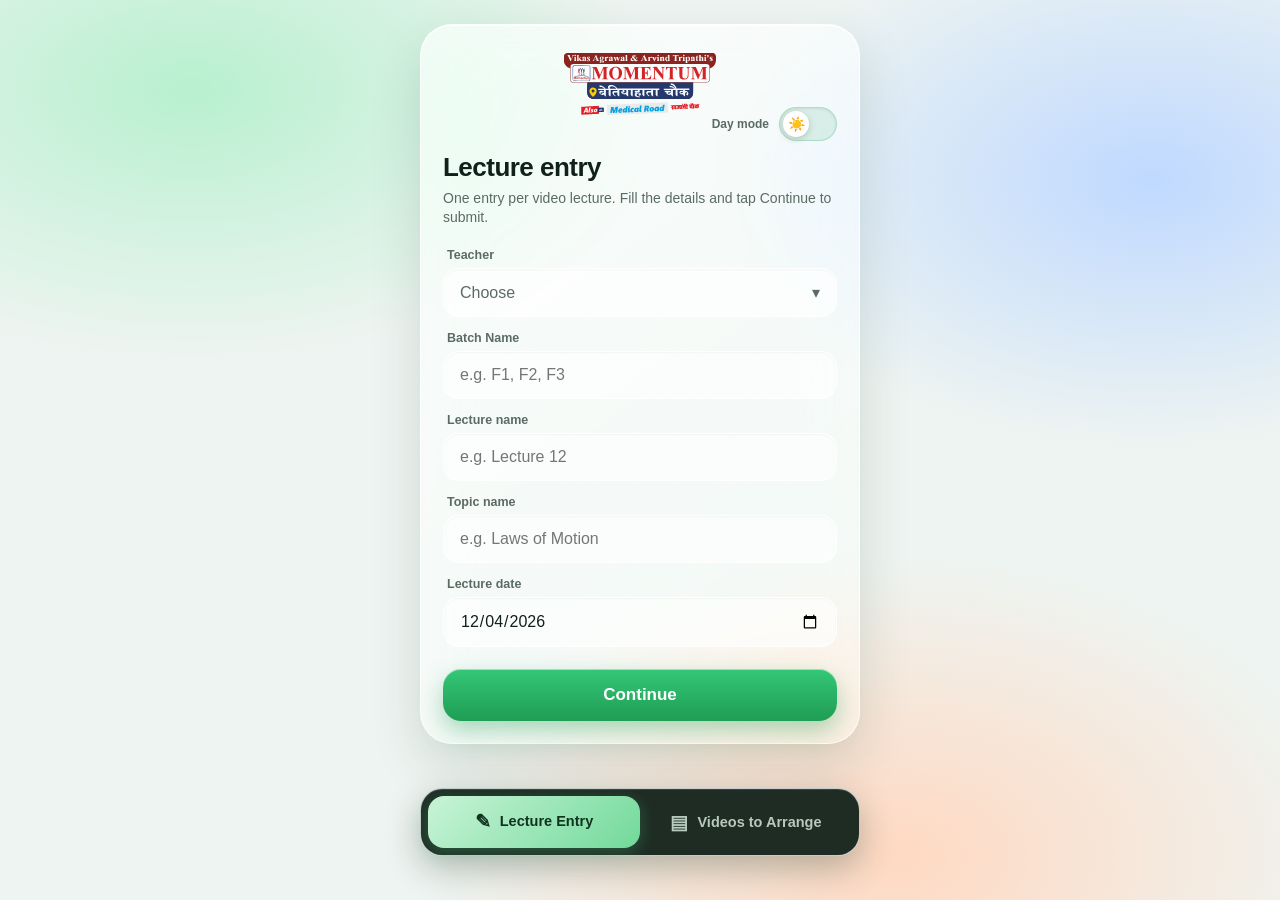
<file: index.html>
<!DOCTYPE html>
<html lang="en">
<head>
<base target="_top">
<meta charset="utf-8">
<meta name="viewport" content="width=device-width, initial-scale=1, viewport-fit=cover">
<title>Momentum Lecture Entry</title>
<link rel="stylesheet" href="style.css">
</head>
<body>
<main class="card page-view is-active" id="lecturePage">
  
  <div class="brand">
  <img class="coaching-logo" src="coaching-logo.svg" alt="Coaching logo">
  <!-- <span class="badge">Momentum</span> -->
</div>
  <div class="theme-toggle-wrap">
    <span class="theme-label" id="themeLabel">Day mode</span>
    <button class="theme-switch" id="themeSwitch" type="button" role="switch" aria-checked="false" aria-label="Dark mode">
      <span class="theme-knob"><span class="theme-icon theme-icon-day" aria-hidden="true">☀️</span><span class="theme-icon theme-icon-night" aria-hidden="true">🌙</span></span>
    </button>
  </div>  <h1>Lecture entry</h1>
  <p class="sub">One entry per video lecture. Fill the details and tap Continue to submit.</p>

  <form id="f" autocomplete="off">
    <label for="teacher">Teacher</label>
    <select id="teacher" required aria-label="Teacher">
      <option value="" disabled selected>Choose</option>
      <option>Subodh Sir</option><option>Pankaj Sir</option><option>Aditya Sir</option>
      <option>Durgesh Sir</option><option>Nitish Sir</option><option>Ashwani Sir</option>
      <option>CP Sir</option><option>Sudhanshu Sir</option><option>Vikas Sir</option>
      <option>Shivam sir</option><option>Om Sir</option><option>Sandeep Sir</option>
      <option>Alok Sir</option><option>Aditi ma'm</option><option>Nikita ma'm</option>
    </select>

    <label for="batchName">Batch Name</label>
    <div class="autocomplete"><input id="batchName" type="text" placeholder="e.g. F1, F2, F3" autocomplete="off" required><div class="suggestions" id="batchSuggestions" role="listbox"></div></div>

    <label for="lecture">Lecture name</label>
    <div class="autocomplete"><input id="lecture" type="text" placeholder="e.g. Lecture 12" autocomplete="off" required><div class="suggestions" id="lectureSuggestions" role="listbox"></div></div>

    <label for="topic">Topic name</label>
    <div class="autocomplete"><input id="topic" type="text" placeholder="e.g. Laws of Motion" autocomplete="off"><div class="suggestions" id="topicSuggestions" role="listbox"></div></div>
    <label for="date">Lecture date</label>
    <input id="date" type="date" required>

    <div class="err" id="err"></div>
    <button type="submit">Continue</button>
    
  </form>
  <div class="thanks" id="thanks">
    <div class="check"><svg width="38" height="38" viewBox="0 0 24 24" fill="none" stroke="#fff" stroke-width="3" stroke-linecap="round" stroke-linejoin="round"><path d="M5 12.5l4.5 4.5L19 7.5"/></svg></div>
    <h2>Thank you!</h2>
    <p>Your lecture entry has been submitted.</p>
    <button type="button" class="ghost" id="again">Add another lecture</button>
  </div>
</main>

<section class="card page-view" id="boardCard" hidden>
  <div class="board-head">
    <div class="app-icon"><svg width="26" height="26" viewBox="0 0 24 24" fill="#fff"><path d="M8 5.5v13a1 1 0 0 0 1.5.86l10.5-6.5a1 1 0 0 0 0-1.72L9.5 4.64A1 1 0 0 0 8 5.5z"/></svg></div>
    <div><h2>Videos to Arrange</h2><p>Remaining videos for each teacher</p></div>
  </div>
  <div id="board"></div>
  <div class="hint" id="status"></div>
</section>

<nav class="bottom-nav" aria-label="Main navigation">
  <input type="radio" name="page-nav" id="nav-lecture" checked>
  <label for="nav-lecture"><span class="nav-icon" aria-hidden="true">✎</span><span>Lecture Entry</span></label>
  <input type="radio" name="page-nav" id="nav-videos">
  <label for="nav-videos"><span class="nav-icon" aria-hidden="true">▤</span><span>Videos to Arrange</span></label>
  <span class="nav-selector" aria-hidden="true"></span>
</nav><script src="script.js" defer></script>
</body>
</html>
</file>
<file: style.css>
:root{
    --ink:#10201a; --muted:#5b6b64; --accent:#1f9d55; --accent2:#16804a;
    --glass:rgba(255,255,255,.55); --edge:rgba(255,255,255,.75);
  }
  *{box-sizing:border-box;-webkit-tap-highlight-color:transparent}
  body{
    margin:0; min-height:100vh; display:flex; flex-direction:column; align-items:center; justify-content:flex-start; gap:22px;
    padding:24px 16px 40px; color:var(--ink);
    font-family:-apple-system,BlinkMacSystemFont,"SF Pro Text","Segoe UI",Roboto,Helvetica,Arial,sans-serif;
    background:
      radial-gradient(60% 50% at 15% 10%, #b8f0cf 0%, transparent 60%),
      radial-gradient(55% 50% at 90% 20%, #bfd9ff 0%, transparent 60%),
      radial-gradient(60% 55% at 70% 95%, #ffd9c2 0%, transparent 60%),
      #eef4f1;
    background-attachment:fixed;
  }
  .card{
    width:100%; max-width:440px; padding:28px 22px 22px; border-radius:32px;
    background:linear-gradient(145deg,rgba(255,255,255,.7),rgba(255,255,255,.4));
    border:1px solid var(--edge);
    -webkit-backdrop-filter:blur(28px) saturate(180%); backdrop-filter:blur(28px) saturate(180%);
    box-shadow:0 20px 50px rgba(30,70,50,.15), inset 0 1px 0 rgba(255,255,255,.9);
  }
  .badge{display:inline-block;font-size:12px;font-weight:600;letter-spacing:.06em;text-transform:uppercase;
    color:var(--accent2);background:rgba(31,157,85,.12);padding:5px 10px;border-radius:99px}
  h1{font-size:26px;line-height:1.15;margin:12px 0 6px;letter-spacing:-.02em}
  p.sub{margin:0 0 20px;color:var(--muted);font-size:14px;line-height:1.4}
  label{display:block;font-size:12.5px;font-weight:600;color:var(--muted);margin:14px 4px 6px}
  select,input{
    width:100%; font:inherit; font-size:16px; color:var(--ink);
    padding:14px 16px; border-radius:16px; border:1px solid rgba(255,255,255,.85);
    background:rgba(255,255,255,.6); outline:none; appearance:none; -webkit-appearance:none;
    box-shadow:inset 0 1px 2px rgba(0,0,0,.04);
    transition:box-shadow .2s,border-color .2s,background .2s;
  }
  select{
    background-image:url("data:image/svg+xml,%3Csvg xmlns='http://www.w3.org/2000/svg' width='12' height='8' fill='none' stroke='%235b6b64' stroke-width='2' stroke-linecap='round' stroke-linejoin='round'%3E%3Cpath d='M1 1.5l5 5 5-5'/%3E%3C/svg%3E");
    background-repeat:no-repeat; background-position:right 16px center; padding-right:40px;
  }
  select:focus,input:focus{border-color:var(--accent);background:rgba(255,255,255,.85);box-shadow:0 0 0 4px rgba(31,157,85,.18)}
  .row{display:grid;grid-template-columns:1fr 1fr;gap:12px}
  button{
    width:100%; margin-top:22px; padding:16px; border:0; border-radius:18px; cursor:pointer;
    font:inherit; font-size:17px; font-weight:600; color:#fff;
    background:linear-gradient(180deg,#34c777,var(--accent));
    box-shadow:0 10px 24px rgba(31,157,85,.35), inset 0 1px 0 rgba(255,255,255,.45);
    transition:transform .12s, box-shadow .12s;
  }
  button:active{transform:scale(.98);box-shadow:0 5px 12px rgba(31,157,85,.3)}
  .hint{margin:12px 4px 0;font-size:12.5px;color:var(--muted);text-align:center;line-height:1.4}
  .err{display:none;margin-top:14px;padding:12px 14px;border-radius:14px;background:rgba(220,53,69,.1);color:#a5222f;font-size:13.5px}
  button:disabled{opacity:.7;cursor:default;transform:none}
  .thanks{display:none;text-align:center;padding:18px 0 6px}
  .thanks.show{display:block;animation:rise .45s ease both}
  .check{width:76px;height:76px;margin:6px auto 16px;border-radius:50%;display:grid;place-items:center;
    background:linear-gradient(180deg,#34c777,var(--accent));
    box-shadow:0 12px 28px rgba(31,157,85,.38), inset 0 1px 0 rgba(255,255,255,.5)}
  .thanks h2{margin:0 0 6px;font-size:26px;letter-spacing:-.02em}
  .thanks p{margin:0;color:var(--muted);font-size:14.5px;line-height:1.45}
  button.ghost{background:rgba(255,255,255,.65);color:var(--accent2);border:1px solid rgba(255,255,255,.9);
    box-shadow:0 6px 16px rgba(30,70,50,.1)}
  @keyframes rise{from{opacity:0;transform:translateY(10px) scale(.98)}to{opacity:1;transform:none}}

  /* ---- Videos to arrange board ---- */
  .board-head{display:flex;align-items:center;gap:14px;margin-bottom:16px}
  .app-icon{flex:none;width:58px;height:58px;border-radius:18px;display:grid;place-items:center;
    background:linear-gradient(145deg,#6db4ff,#4a6cf7 60%,#7b5cf0);
    box-shadow:0 10px 22px rgba(74,108,247,.4), inset 0 1px 0 rgba(255,255,255,.6)}
  .board-head h2{margin:0;font-size:24px;letter-spacing:-.02em;line-height:1.1}
  .board-head p{margin:3px 0 0;color:var(--muted);font-size:13.5px}
  #board{display:flex;flex-direction:column;gap:9px}
  .trow{display:flex;align-items:center;gap:12px;padding:8px 10px 8px 9px;border-radius:999px;
    background:linear-gradient(120deg,rgba(255,255,255,.72),var(--t));
    border:1px solid rgba(255,255,255,.85);
    box-shadow:0 6px 16px rgba(30,70,50,.07), inset 0 1px 0 rgba(255,255,255,.9)}
  .av{flex:none;width:42px;height:42px;border-radius:50%;display:grid;place-items:center;color:#fff;
    font-weight:700;font-size:14px;letter-spacing:.02em;
    background:radial-gradient(circle at 30% 25%,rgba(255,255,255,.55),transparent 45%),var(--c);
    box-shadow:0 5px 12px rgba(0,0,0,.18), inset 0 -3px 6px rgba(0,0,0,.12)}
  .nm{flex:1;min-width:0;font-weight:650;font-size:16px;white-space:nowrap;overflow:hidden;text-overflow:ellipsis}
  .num{min-width:52px;height:38px;padding:0 8px;border-radius:14px;display:grid;place-items:center;
    font-size:21px;font-weight:700;color:var(--c);background:var(--t);
    border:1px solid rgba(255,255,255,.85);box-shadow:inset 0 1px 0 rgba(255,255,255,.9);
    font-variant-numeric:tabular-nums}
  .num.pop{animation:pop .22s ease}
  @keyframes pop{50%{transform:scale(1.14)}}
  #status{min-height:18px;margin-top:12px}
  @media(max-width:360px){.nm{font-size:14.5px}.av{width:36px;height:36px;font-size:12px}.num{min-width:44px}}
  .brand { display: flex; align-items: center; gap: 2px; }
.coaching-logo { width: 1250px; height: 62px; object-fit: contain;align-self:center;}


/* Cached suggestions with the reference's spring reveal and staggered options */
.autocomplete{position:relative;z-index:2}
.autocomplete:focus-within{z-index:5}
.suggestions{position:absolute;top:calc(100% + 8px);left:0;right:0;max-height:220px;overflow:auto;padding:6px;border:1px solid rgba(255,255,255,.9);border-radius:16px;background:rgba(255,255,255,.96);backdrop-filter:blur(18px);box-shadow:0 12px 32px rgba(30,70,50,.16),0 2px 8px rgba(0,0,0,.05);transform:scaleY(0);transform-origin:top center;opacity:0;visibility:hidden;pointer-events:none;transition:transform .38s cubic-bezier(.34,1.56,.64,1),opacity .2s ease,visibility .2s}
.suggestions.open{transform:scaleY(1);opacity:1;visibility:visible;pointer-events:auto}
.suggestion-option{display:flex;align-items:center;width:100%;min-height:42px;padding:10px 12px;border:0;border-radius:10px;background:transparent;color:var(--ink);font:inherit;font-size:14px;text-align:left;cursor:pointer;opacity:0;transform:translateY(4px);transition:opacity .28s ease,transform .28s ease,background .12s,color .12s}
.suggestions.open .suggestion-option{opacity:1;transform:translateY(0)}
.suggestions.open .suggestion-option:nth-child(1){transition-delay:.04s}
.suggestions.open .suggestion-option:nth-child(2){transition-delay:.09s}
.suggestions.open .suggestion-option:nth-child(3){transition-delay:.14s}
.suggestions.open .suggestion-option:nth-child(4){transition-delay:.19s}
.suggestion-option:hover,.suggestion-option.is-highlighted{background:rgba(31,157,85,.11);color:var(--accent2)}
.suggestion-option.is-highlighted{outline:2px solid var(--accent);outline-offset:-2px}
select{cursor:pointer}
@media(prefers-reduced-motion:reduce){.suggestions,.suggestion-option{transition:none}}
/* Animated teacher dropdown */
.custom-select{position:relative;z-index:4;margin:0 0 2px}
.native-select-hidden{position:absolute!important;width:1px!important;height:1px!important;padding:0!important;margin:-1px!important;overflow:hidden!important;clip:rect(0,0,0,0)!important;white-space:nowrap!important;border:0!important;opacity:0!important;pointer-events:none!important}
.custom-select-button{display:flex;align-items:center;justify-content:space-between;width:100%;margin:0;padding:14px 16px;border:1px solid rgba(255,255,255,.9);border-radius:16px;background:rgba(255,255,255,.68);color:var(--muted);font:inherit;font-size:16px;text-align:left;cursor:pointer;box-shadow:inset 0 1px 2px rgba(0,0,0,.04);transition:border-color .18s,box-shadow .18s,background .18s}
.custom-select-button:hover,.custom-select-button[aria-expanded="true"]{border-color:var(--accent);background:rgba(255,255,255,.9);box-shadow:0 0 0 4px rgba(31,157,85,.14)}
.custom-select-button.has-value{color:var(--ink)}
.custom-select-chevron{display:inline-block;color:var(--muted);transition:transform .28s cubic-bezier(.34,1.56,.64,1)}
.custom-select-button[aria-expanded="true"] .custom-select-chevron{transform:rotate(180deg)}
.custom-select-menu{position:absolute;top:calc(100% + 8px);left:0;right:0;z-index:10;max-height:240px;overflow:auto;padding:6px;border:1px solid rgba(255,255,255,.9);border-radius:16px;background:rgba(255,255,255,.97);backdrop-filter:blur(18px);box-shadow:0 12px 32px rgba(30,70,50,.16);transform:scaleY(0);transform-origin:top center;opacity:0;visibility:hidden;pointer-events:none;transition:transform .38s cubic-bezier(.34,1.56,.64,1),opacity .2s ease,visibility .2s}
.custom-select-menu.is-open{transform:scaleY(1);opacity:1;visibility:visible;pointer-events:auto}
.custom-select-option{display:block;width:100%;min-height:40px;margin:0;padding:10px 12px;border:0;border-radius:10px;background:transparent;color:var(--ink);font:inherit;font-size:14px;text-align:left;cursor:pointer;opacity:0;transform:translateY(4px);transition:opacity .25s ease,transform .25s ease,background .12s}
.custom-select-menu.is-open .custom-select-option{opacity:1;transform:translateY(0)}
.custom-select-menu.is-open .custom-select-option:nth-child(1){transition-delay:.04s}.custom-select-menu.is-open .custom-select-option:nth-child(2){transition-delay:.08s}.custom-select-menu.is-open .custom-select-option:nth-child(3){transition-delay:.12s}.custom-select-menu.is-open .custom-select-option:nth-child(4){transition-delay:.16s}
.custom-select-option:hover,.custom-select-option:focus-visible,.custom-select-option.is-selected{outline:0;background:rgba(31,157,85,.11);color:var(--accent2)}
.custom-select-option.is-selected::after{content:"✓";float:right;color:var(--accent);font-weight:700}
@media(prefers-reduced-motion:reduce){.custom-select-menu,.custom-select-option,.custom-select-chevron{transition:none}}

/* Day/night mode toggle and page theme */
.theme-toggle-wrap{display:flex;align-items:center;justify-content:flex-end;gap:10px;margin:-8px 0 2px}
.theme-label{font-size:12px;font-weight:650;color:var(--muted);transition:color .3s}
.theme-switch{position:relative;width:58px;height:34px;margin:0;padding:3px;border:1px solid rgba(31,157,85,.22);border-radius:99px;background:rgba(31,157,85,.12);box-shadow:inset 0 1px 3px rgba(0,0,0,.08);cursor:pointer;transition:background .35s,border-color .35s,box-shadow .3s}
.theme-switch:focus-visible{outline:3px solid rgba(31,157,85,.4);outline-offset:3px}
.theme-knob{position:absolute;left:3px;top:3px;width:26px;height:26px;display:grid;place-items:center;border-radius:50%;background:#fff;box-shadow:0 2px 7px rgba(0,0,0,.18);transition:transform .4s cubic-bezier(.34,1.56,.64,1),background .3s}
.theme-switch[aria-checked="true"]{background:linear-gradient(135deg,#14532d,#22a45a);border-color:transparent}
.theme-switch[aria-checked="true"] .theme-knob{transform:translateX(24px);background:#10251a}
.theme-icon{position:absolute;font-size:14px;line-height:1;transition:opacity .22s,transform .28s}
.theme-icon-day{opacity:1;transform:scale(1)}.theme-icon-night{opacity:0;transform:scale(.45)}
.theme-switch[aria-checked="true"] .theme-icon-day{opacity:0;transform:scale(.45)}.theme-switch[aria-checked="true"] .theme-icon-night{opacity:1;transform:scale(1)}
body,.card,body input,body select,body .custom-select-button,body .custom-select-menu,body .suggestions,body .trow{transition:background-color .35s,color .3s,border-color .3s,box-shadow .3s}
body.theme-dark{color:#e1efe6;background:radial-gradient(60% 50% at 15% 10%,#173927 0%,transparent 60%),radial-gradient(55% 50% at 90% 20%,#182f40 0%,transparent 60%),radial-gradient(60% 55% at 70% 95%,#39291f 0%,transparent 60%),#0b1510;background-attachment:fixed;--ink:#e1efe6;--muted:#a6b8ac;--accent:#43c779;--accent2:#69dc95;--glass:rgba(20,35,27,.84);--edge:rgba(183,218,194,.14)}
body.theme-dark .card{background:linear-gradient(145deg,rgba(26,43,33,.94),rgba(17,30,23,.9));border-color:rgba(185,220,195,.13);box-shadow:0 20px 50px rgba(0,0,0,.28),inset 0 1px 0 rgba(255,255,255,.05)}
body.theme-dark input,body.theme-dark select,body.theme-dark .custom-select-button{color:var(--ink);background-color:rgba(12,25,17,.78);border-color:rgba(188,220,198,.18)}
body.theme-dark input::placeholder{color:#83998a}
body.theme-dark .custom-select-menu,body.theme-dark .suggestions{background:rgba(18,32,23,.98);border-color:rgba(188,220,198,.16);box-shadow:0 14px 36px rgba(0,0,0,.4)}
body.theme-dark .custom-select-option,body.theme-dark .suggestion-option{color:var(--ink)}
body.theme-dark .custom-select-option:hover,body.theme-dark .custom-select-option:focus-visible,body.theme-dark .custom-select-option.is-selected,body.theme-dark .suggestion-option:hover,body.theme-dark .suggestion-option.is-highlighted{background:rgba(67,199,121,.16);color:#8be5aa}
body.theme-dark .trow{background:linear-gradient(120deg,rgba(19,34,25,.92),rgba(30,53,39,.9));border-color:rgba(190,220,198,.12);box-shadow:0 6px 16px rgba(0,0,0,.22),inset 0 1px 0 rgba(255,255,255,.03)}
body.theme-dark .num{border-color:rgba(190,220,198,.12)}
body.theme-dark .hint,body.theme-dark .board-head p{color:#a6b8ac}
body.theme-dark .ghost{background:rgba(25,43,32,.9);color:#85dfa4;border-color:rgba(190,220,198,.17)}
@media(prefers-reduced-motion:reduce){.theme-switch,.theme-knob,.theme-icon,body,body *{transition:none!important;animation:none!important}}

/* Bottom navigation — enlarged and elevated to stay clear of Netlify overlay */
body{padding-bottom:136px}
.page-view{animation:page-enter .32s cubic-bezier(.2,.75,.25,1) both}
.page-view[hidden]{display:none!important}
.page-view.is-active{display:block}
@keyframes page-enter{from{opacity:0;transform:translateY(12px) scale(.99)}to{opacity:1;transform:translateY(0) scale(1)}}
.bottom-nav{position:fixed;left:50%;bottom:calc(44px + env(safe-area-inset-bottom));transform:translateX(-50%);z-index:9999;width:min(440px,calc(100% - 24px));min-height:66px;padding:7px;display:grid;grid-template-columns:1fr 1fr;align-items:center;border:1px solid rgba(255,255,255,.75);border-radius:22px;background:rgba(20,34,27,.95);box-shadow:0 12px 34px rgba(20,50,34,.3),inset 0 1px 0 rgba(255,255,255,.12);backdrop-filter:blur(18px);isolation:isolate}
.bottom-nav input{position:absolute;width:1px;height:1px;opacity:0;pointer-events:none}
.bottom-nav label{position:relative;z-index:2;margin:0;min-width:0;height:52px;padding:6px 12px;display:flex;flex-direction:row;align-items:center;justify-content:center;gap:9px;border-radius:16px;color:#b8c9bd;font-size:14.5px;font-weight:700;letter-spacing:0;text-transform:none;text-align:center;white-space:nowrap;cursor:pointer;transition:color .3s,transform .3s cubic-bezier(.34,1.56,.64,1)}
.bottom-nav label:hover{color:#fff;text-shadow:none}
.bottom-nav input:focus-visible+label{outline:2px solid #75e3a2;outline-offset:2px}
.bottom-nav input:checked+label{color:#10331f;transform:translateY(-1px)}
.nav-icon{font-size:19px;line-height:1}
.nav-selector{position:absolute;z-index:1;top:7px;bottom:7px;left:7px;width:calc(50% - 7px);border-radius:16px;background:linear-gradient(135deg,#c8f4d7,#72d99a);box-shadow:0 4px 16px rgba(71,210,124,.28);transition:transform .45s cubic-bezier(.68,-.55,.27,1.55)}
#nav-videos:checked~.nav-selector{transform:translateX(100%)}
body.theme-dark .bottom-nav{background:rgba(7,17,11,.96);border-color:rgba(188,220,198,.15);box-shadow:0 12px 34px rgba(0,0,0,.48),inset 0 1px 0 rgba(255,255,255,.06)}
body.theme-dark .bottom-nav label{color:#a6b8ac}
body.theme-dark .bottom-nav input:checked+label{color:#0b2917}
body.theme-dark .nav-selector{background:linear-gradient(135deg,#8ce6aa,#42be73)}
button[type="submit"]{position:relative;z-index:1;box-shadow:0 10px 24px rgba(31,157,85,.38),inset 0 1px 0 rgba(255,255,255,.5)}
@media(max-width:380px){.bottom-nav{width:calc(100% - 20px);min-height:60px;bottom:calc(46px + env(safe-area-inset-bottom))}.bottom-nav label{height:46px;font-size:13px;gap:6px;padding:6px 8px}.nav-icon{font-size:17px}}
@media(prefers-reduced-motion:reduce){.page-view{animation:none}.nav-selector,.bottom-nav label{transition:none}}

/* Keep the active custom select menu above the fields that follow it */
.custom-select:focus-within{z-index:30}
.custom-select-menu.is-open{z-index:40}
</file>
